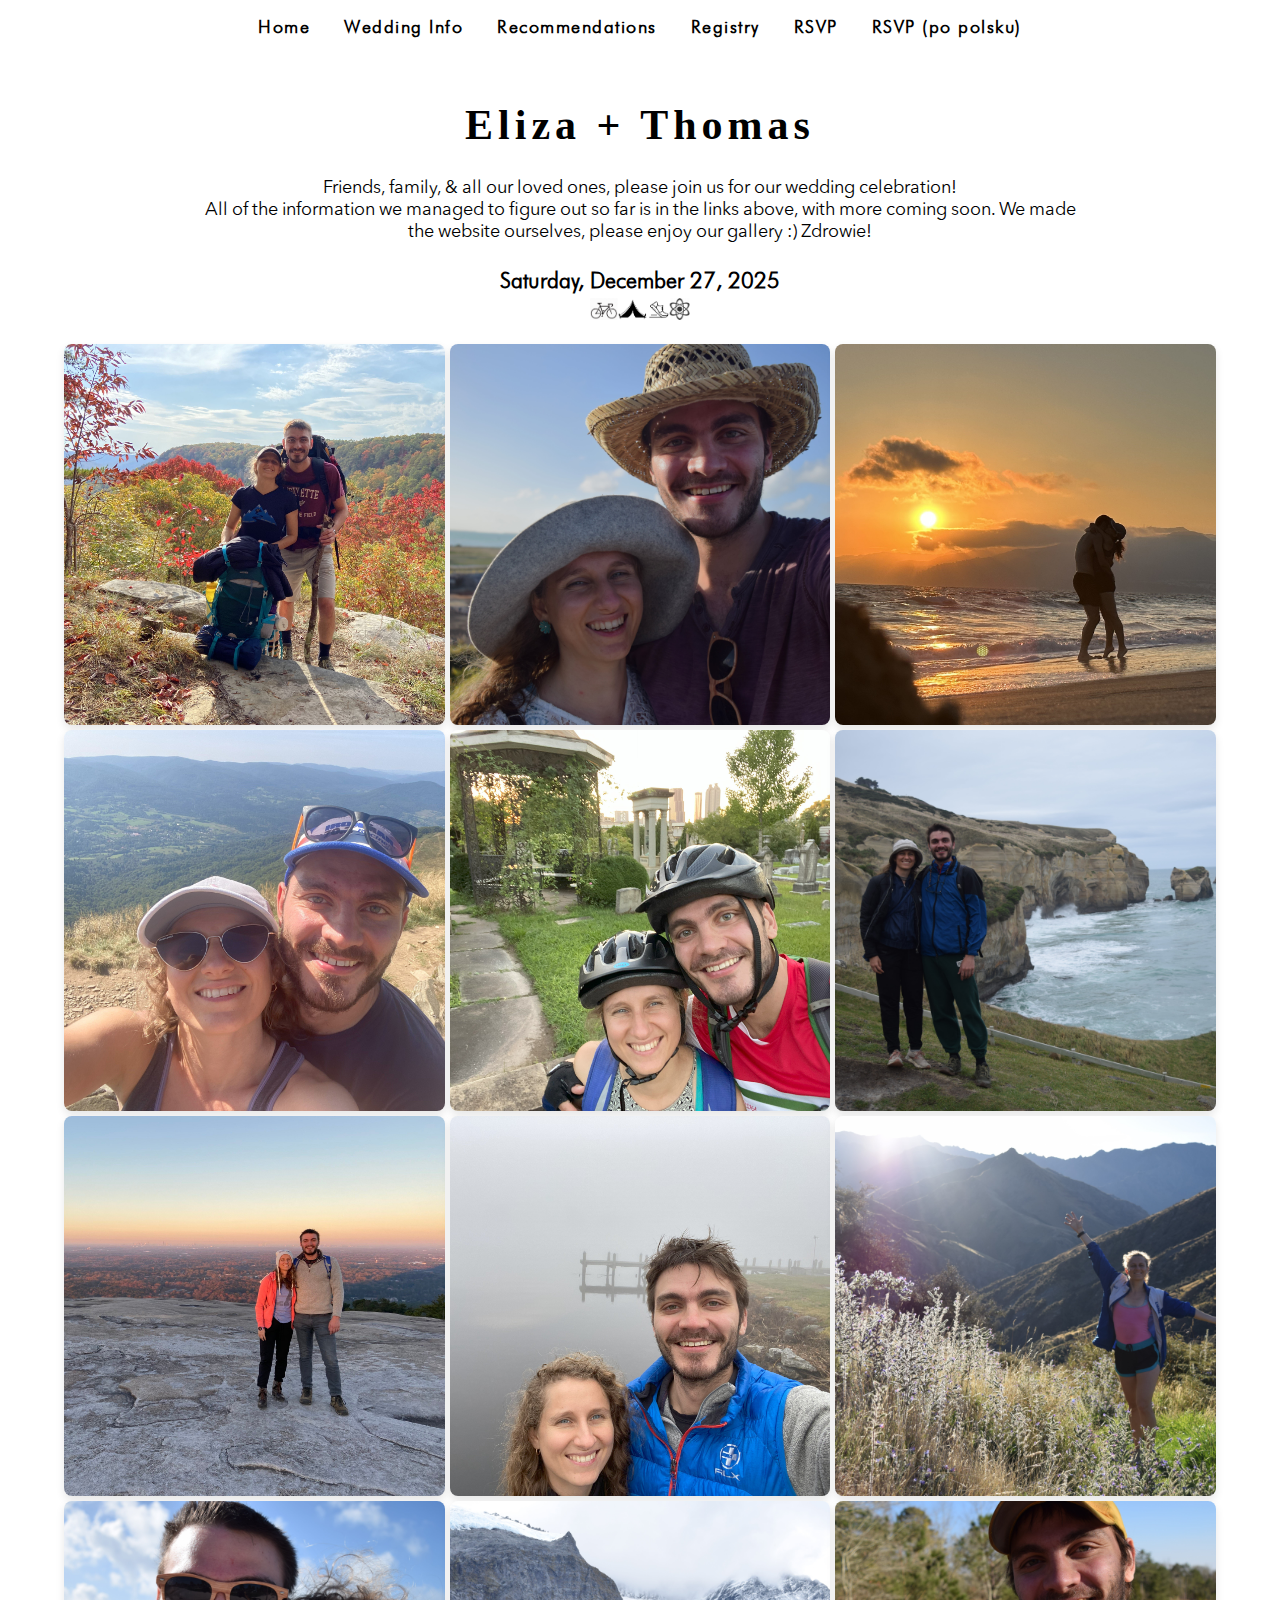
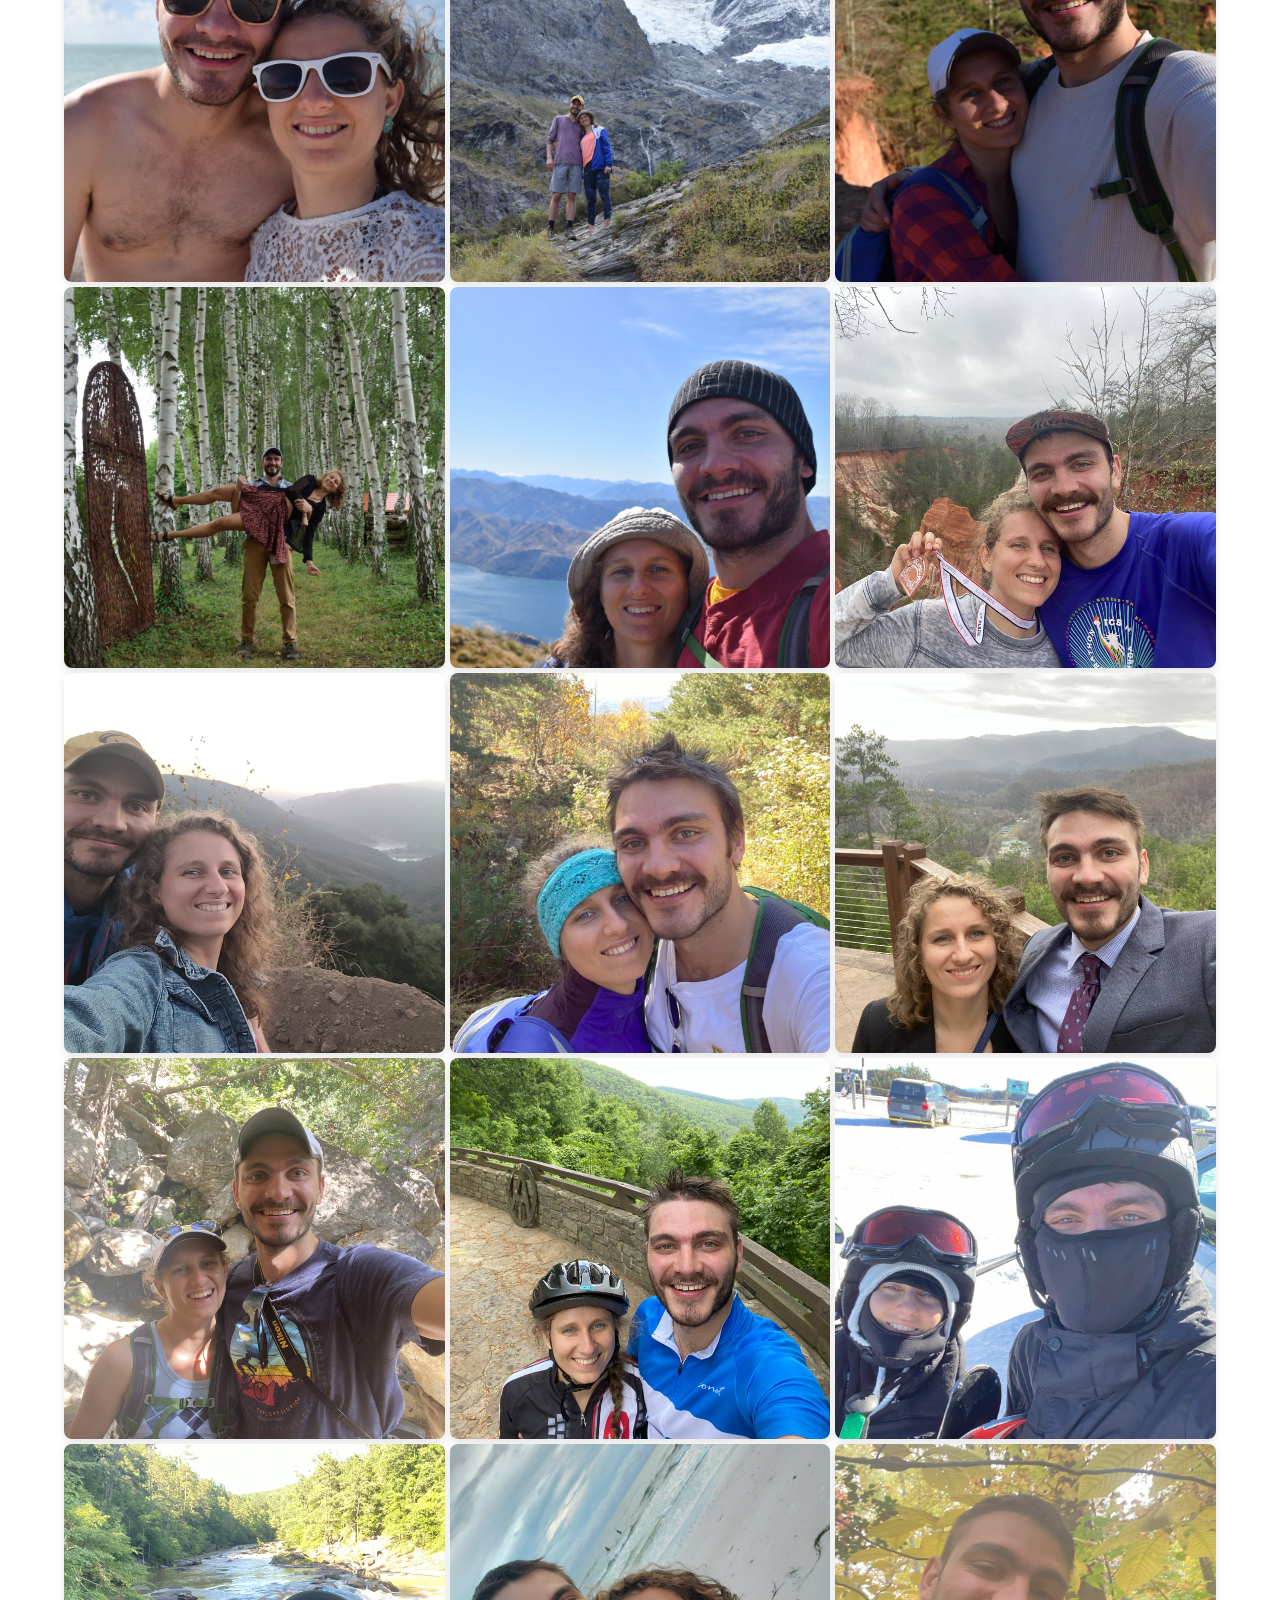
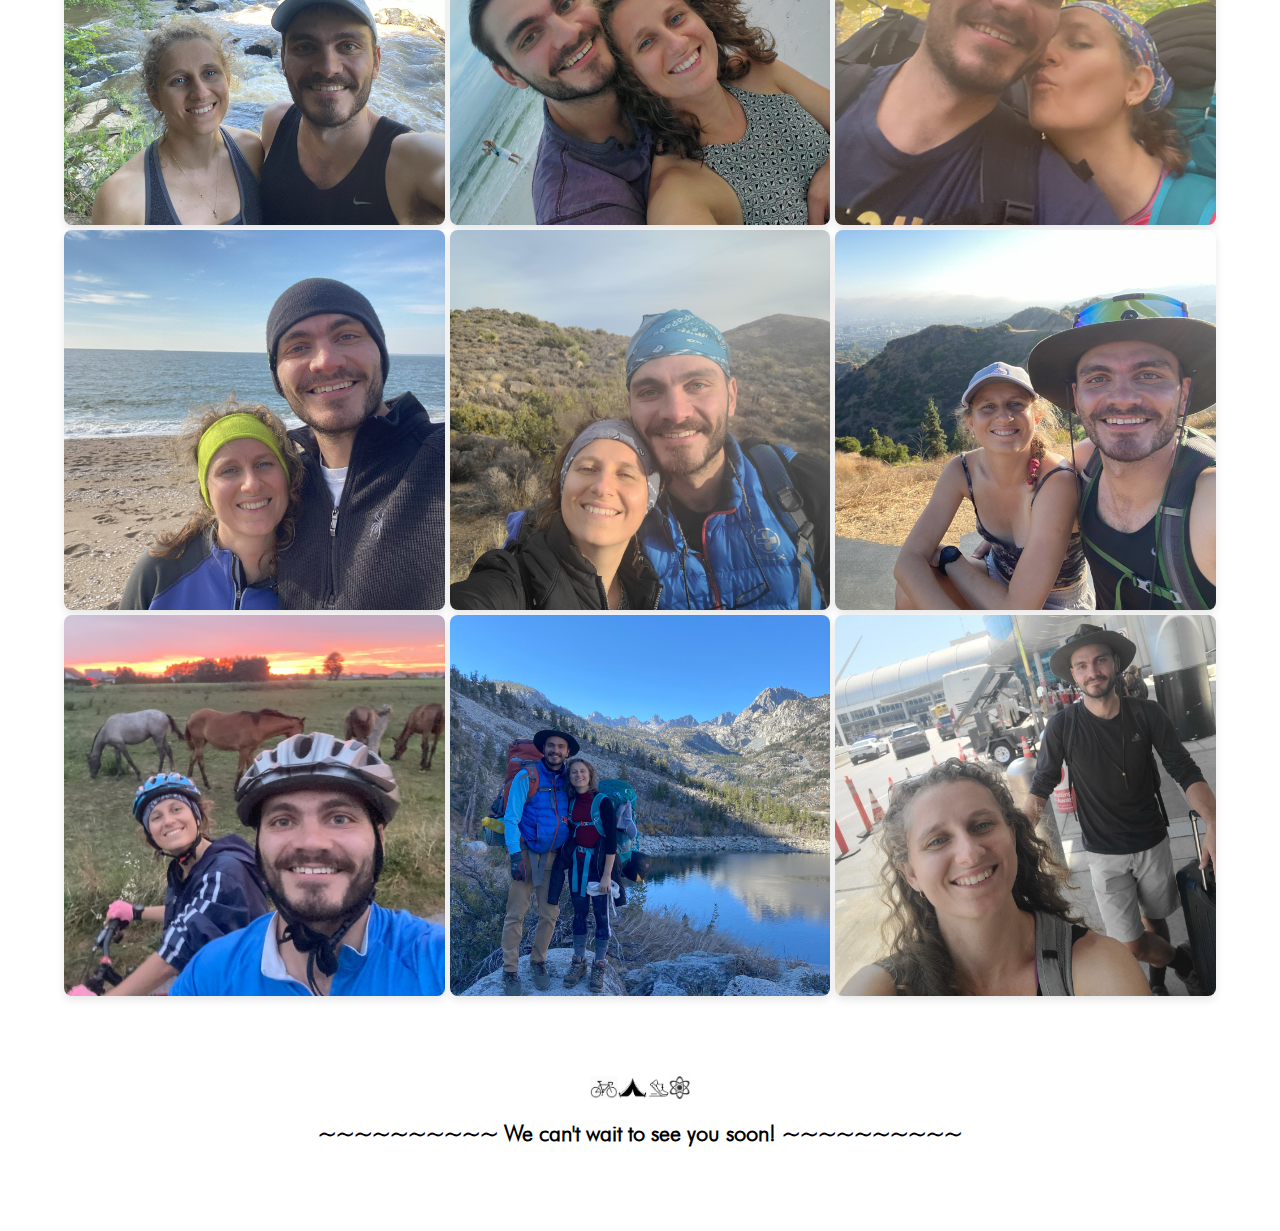
<file: index.html>
<!DOCTYPE html>
<html>
<head>
    <meta charset="UTF-8">
    <meta name="viewport" content="width=device-width, initial-scale=1.0">

    <!-- Reference CSS Style Sheet -->
    <link rel="stylesheet" href="formatting.css">

</head>

<!-- Navigation Panel -->
<header>
<nav>
    <ul>
        <li><a href="Index.html"> Home </a></li>
        <li><a href="WeddingInfo.html"> Wedding Info </a></li>
		<li><a href="Recs.html"> Recommendations </a></li>
		<li><a href="Registry.html"> Registry </a></li>
        <li><a href="RSVP.html"> RSVP </a></li>
		<li><a href="RSVP_PoPolsku.html"> RSVP (po polsku) </a></li>
    </ul>
</nav>
</header>


<body>

    <h1 style="text-align: center; padding-top: 20px; padding-bottom:0px;"> Eliza + Thomas </h1>
    
	<div class="textbox">
		<p style="margin-top: 0px; margin-bottom: 0px; padding-left: 0px; padding-right: 0px; padding-top: 0px; text-align: center; text-justify: inter-word;"> 
			Friends, family, & all our loved ones, please join us for our wedding celebration! <br>
			All of the information we managed to figure out so far is in the links above, with more coming soon. We made the website ourselves, please enjoy our gallery :) Zdrowie!
		</p>
	</div>

    <h2 style="text-align: center; padding: 5px; font-size: 22px; margin-bottom: 0px;"> Saturday, December 27, 2025 </h2>

	<div class="symbol">
		<img style="width: 100%; margin: 0px;" src="symbol2.png"> 
	</div>

    <div class="gallery">
	<!-- Images for the gallery -->
	<img src="016.jpg">
	<img src="009.jpg">
	<img src="015.jpg">
	<img src="032.jpg">
	<img src="025.jpg">
	<img src="010.jpg">
	<img src="002.jpg">
	<img src="028.jpg">
	<img src="006.jpg">
	<img src="007.jpg">
	<img src="008.jpg">
	<img src="012.jpg">
	<img src="013.jpg">
	<img src="011.jpg">
	<img src="014.jpg">
	<img src="003.jpg">
	<img src="019.jpg">
	<img src="020.jpg">
	<img src="017.jpg">
	<img src="018.jpg">
	<img src="021.jpg">
	<img src="024.jpg">
	<img src="004.jpg">
	<img src="026.jpg">
	<img src="027.jpg">
	<img src="001.jpg">
	<img src="030.jpg">
	<img src="031.jpg">
	<img src="034.jpg">
	<img src="035.jpg">
    </div>
	
	<div class="symbol">
		<img style="width: 100%; margin-top: 80px;" src="symbol2.png"> 
	</div>
	
	<div class="textbox">
		<h3> ~~~~~~~~~~ We can't wait to see you soon! ~~~~~~~~~~ </h3>
		<h3> ~~~~~~~~~~ <br> We can't wait to see you soon! <br> ~~~~~~~~~~ </h3>
	</div>
	
</body>
</html>
</file>
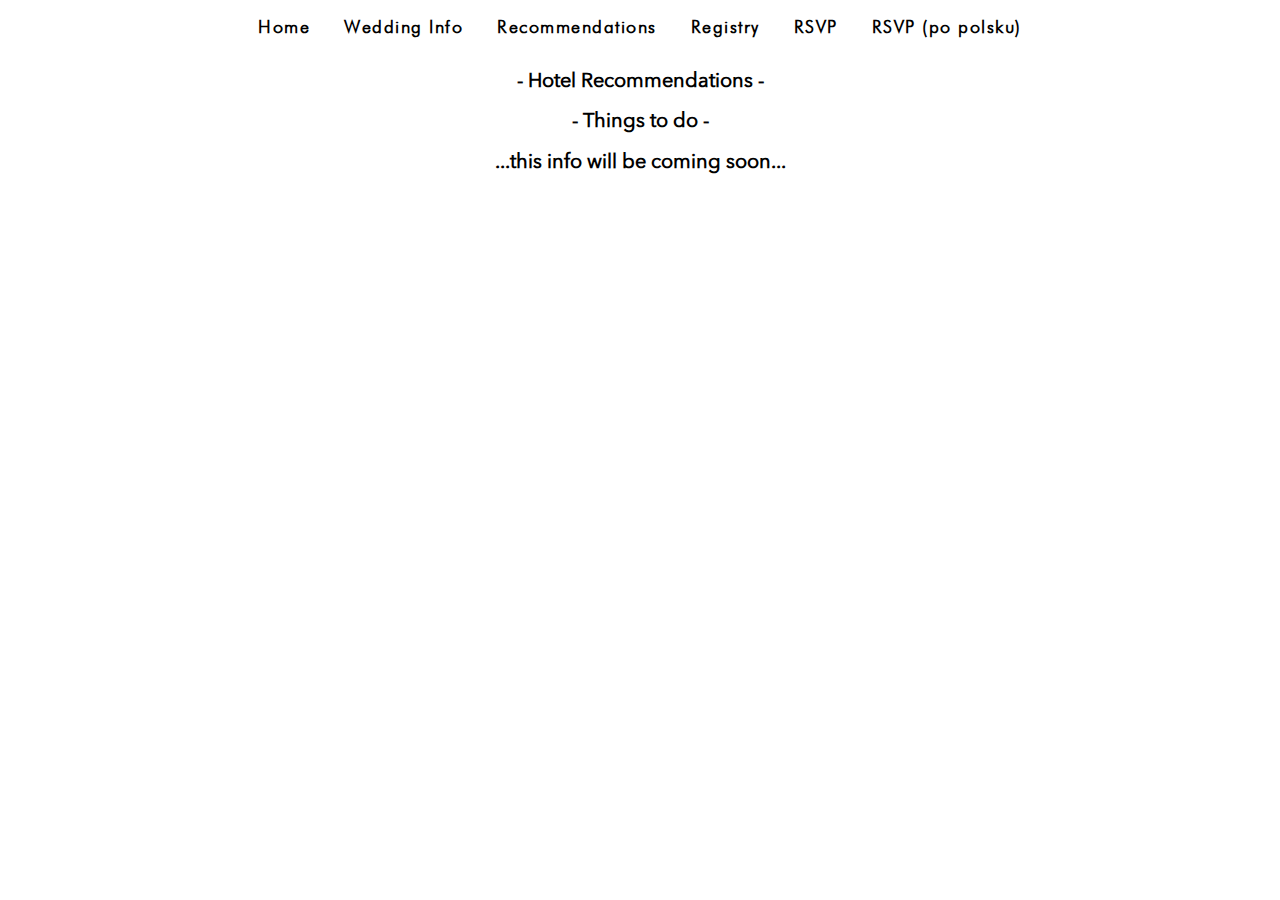
<file: Recs.html>
<!DOCTYPE html>
<html lang="en">
<head>
    
    <meta charset="UTF-8">
    <meta name="viewport" content="width=device-width, initial-scale=1.0">
    
    <!-- CSS Styling -->
    <link rel="stylesheet" href="formatting.css">
	
</head>

<!-- Navigation Panel -->
<header>
<nav>
    <ul>
        <li><a href="index.html"> Home </a></li>
        <li><a href="WeddingInfo.html"> Wedding Info </a></li>
		<li><a href="Recs.html"> Recommendations </a></li>
		<li><a href="Registry.html"> Registry </a></li>
        <li><a href="RSVP.html"> RSVP </a></li>
		<li><a href="RSVP_PoPolsku.html"> RSVP (po polsku) </a></li>
    </ul>
</nav>
</header>


<body>

<!-- Hotels -->
<h2 style="text-align: center; font-family: Avenir"> - Hotel Recommendations - </h2>
<h2 style="text-align: center; font-family: Avenir"> - Things to do - </h2>
<h2 style="text-align: center; font-family: Avenir"> ...this info will be coming soon... </h2>

</body>

</html>
</file>
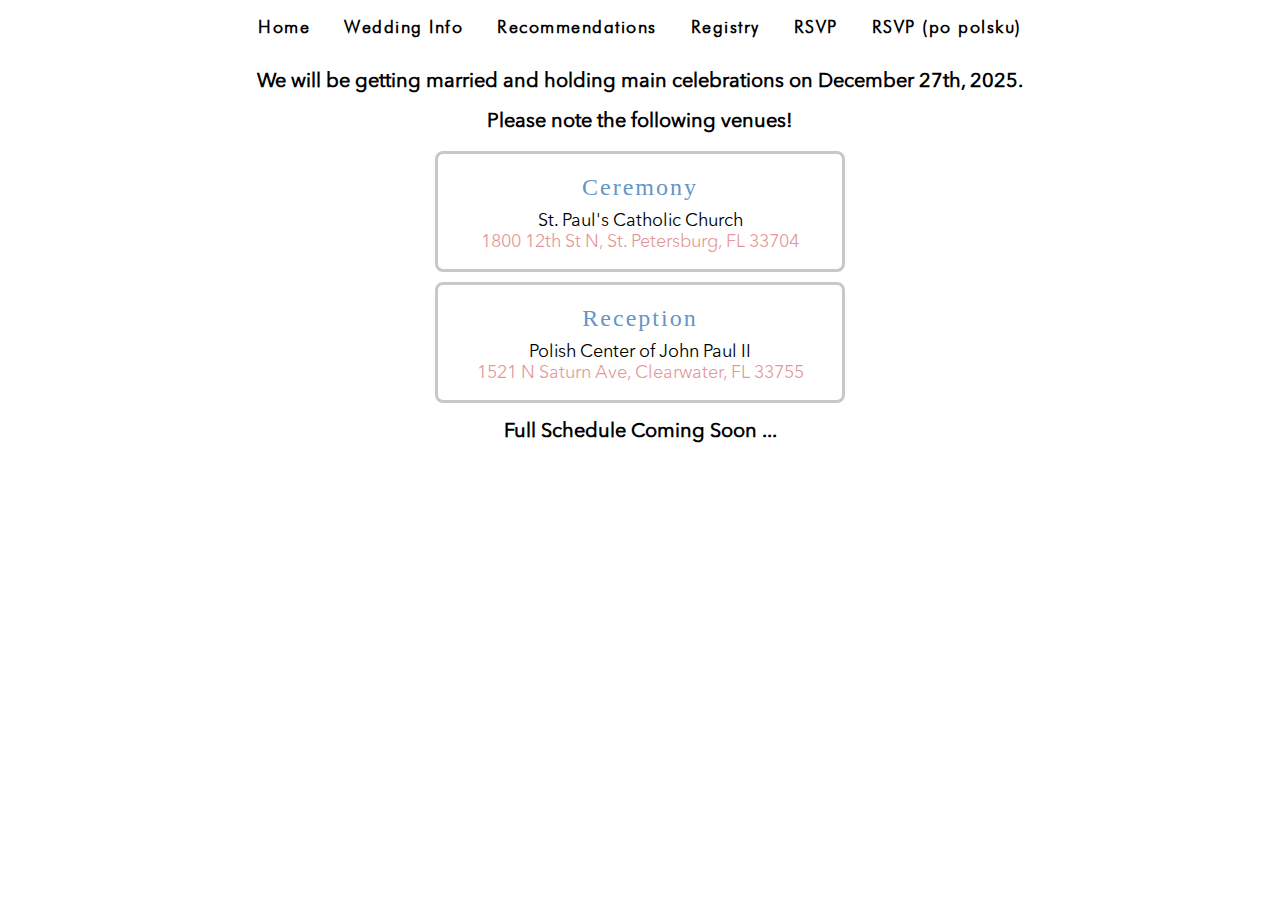
<file: WeddingInfo.html>
<!DOCTYPE html>
<html lang="en">
<head>
    
    <meta charset="UTF-8">
    <meta name="viewport" content="width=device-width, initial-scale=1.0">
    
    <!-- CSS Styling -->
    <link rel="stylesheet" href="formatting.css">
    <title>Wedding Information</title>
    
    <style>
        /* Add padding to the body content so the header does not overlap */
        .content {
            padding-top: 60px; /* Adjust based on the height of the menu bar */
        }
    </style>
</head>

<!-- Navigation Panel -->
<header>
<nav>
    <ul>
        <li><a href="index.html"> Home </a></li>
        <li><a href="WeddingInfo.html"> Wedding Info </a></li>
		<li><a href="Recs.html"> Recommendations </a></li>
		<li><a href="Registry.html"> Registry </a></li>
        <li><a href="RSVP.html"> RSVP </a></li>
		<li><a href="RSVP_PoPolsku.html"> RSVP (po polsku) </a></li>
    </ul>
</nav>
</header>


<body>
<h2 style="text-align: center; font-family: Avenir"> We will be getting married and holding main celebrations on December 27th, 2025.  </h2>
<h2 style="text-align: center; font-family: Avenir"> Please note the following venues!  </h2>
    <!-- Information boxes -->
    <div class="container">
        <!-- Ceremony Location Box -->
        <div class="info-box">
            <h2> Ceremony </h2>
            <p style="margin-top: 0px;"> St. Paul's Catholic Church </p>
            <p style="margin-top: 0px; margin-bottom: 15px;"> <a href="https://maps.app.goo.gl/3pQ7SUsh6z9rmSpT8" target="_blank"> 1800 12th St N, St. Petersburg, FL 33704 </a> </p>
			<!--<p style="margin-top: 15px;"> 2:00pm </p> -->
        </div>

        <!-- Reception Location Box -->
        <div class="info-box">
            <h2> Reception </h2>
            <p style="margin-top: 0px;"> Polish Center of John Paul II </p>
            <p style="margin-top: 0px; margin-bottom: 15px;"> <a href="https://maps.app.goo.gl/K6v3Ka8ko7u4KgC1A" target="_blank"> 1521 N Saturn Ave, Clearwater, FL 33755 </a> </p>
			<!-- <p style="margin-top: 15px;"> 4:00pm </p> -->
        </div>

    </div>
	
	<!-- Comming Soon... -->
<h2 style="text-align: center; font-family: Avenir">  Full Schedule Coming Soon ...  </h2>
</body>
</html>
</file>
<file: formatting.css>
/* Font families */
@font-face {
	font-family: "Futura";
	src: url("futura_light_bt.ttf");
}
@font-face {
	font-family: "Avenir";
	src: url("AvenirNextLTPro-Regular.otf");
}

/* Reset body and html margin */
body, html {
    margin: 0;
    padding: 0;
}

/* Body styling */
body {
    background-color: rgba(1,1,1,0);
}

/* Hyperlink Styling */
a {
	text-decoration: none;
	color: rgba(200,50,50,.5);
}

/* Setting the fonts and sizes for certain classes */
h1 {
	font-size: 42px;
	font-family: "Lucida Bright";
	letter-spacing: 5px;
}

h2 {
	font-size: 20px;
	font-family: "Futura";
}

p {
	font-size: 18px;
	font-family: "Avenir";
}

/* Header Styles */
header {
    background-color: rgba(255,255,255,0.2); /* Header background color */
    padding: 0px 0;
    text-align: center;
    top: 0; /* Ensure it sticks to the top */
    width: 100%; /* Ensure it takes up the full width */
    z-index: 10000; /* Keep it above other content */
}
header h1 {
    color: black;
    font-size: 36px;
    font-family: 'Tahoma';
}

/* Nagivation Pane Styling */
nav {
    margin-top: 0px;
    margin-bottom: 10px;
    display: flex;
    justify-content: center;
}

	nav ul {
		list-style: none;
		padding: 0;
		margin-top: 10;
		margin-bottom: 10;
	}

	nav ul li {
		display: inline-block;
		margin: 0 15px;
	}

	nav ul li a {
		font-family: 'Futura';
		font-weight: bold;
		text-decoration: none;
		color: black;
		font-size: 18px;
		letter-spacing: 1.5px;
	}

	/* Hover effect for the navigation links */
	nav ul li a:hover {
		color: rgba(155,155,155,1); /* Font turns off-white on hover */
	}

/* Ensure there is space below the navbar */
.content {
	padding-top: 60px; /* add space for the navigation bar */
}

/* Containers */
.textbox {
	margin: 0 auto; /* center the container */
	display: flex;
	flex-wrap: wrap;
	justify-content: center;
	gap: 10px;
	width: 70%;
	padding-top: 0px;
	box-sizing: border-box;
	position: relative;
	background-color: rgba(255, 255, 255, 0.2); /* Make it transparent */
	margin-bottom: 0px;
}

.textbox h3 {
	font-size: 22px;
	font-family: "Futura";
	text-align: center; 
	padding: 5px; 
	margin-top: -8px; 
	margin-bottom: 80px;
}

.textbox h3:nth-child(2) {
	display: none;
}

.container { 
	margin: 0 auto; /* center the container */
	display: flex;
	flex-wrap: wrap;
	justify-content: center;
	gap: 10px;
	width: 32%;
	padding-top: 0px;
	box-sizing: border-box;
	position: relative;
	background-color: rgba(255, 255, 255, 0.2); /* Make it transparent */
	border-radius: 10px; /* Rounded corners */
}

.rsvpcontainer { 
	margin: 0 auto; /* center the container */
	display: flex;
	flex-wrap: wrap;
	justify-content: center;
	gap: 10px;
	width: 60%;
	padding-top: 0px;
	box-sizing: border-box;
	position: relative;
	background-color: rgba(255, 255, 255, 0.2); /* Make it transparent */
	border-radius: 10px; /* Rounded corners */
}

.info-box {
	background-color: rgba(255,255,255,1);
	border: 3px solid rgba(200,200,200,1);
	border-radius: 8px;
	width: 100%;
}

.sched-box {
	background-color: rgba(255,255,255,1);
	border: 3px solid rgba(200,200,200,1);
	border-radius: 8px;
	padding: 20px;
	width: 100%;
}

/* Styling For Info Boxes */
.info-box h2 {
	color: rgba(100,150,200); /* Change header color */
	font-size: 24px; /* Change header size */
	font-family: "Lucida Bright"; /* Change font family */
	font-weight: normal;
	letter-spacing: 2px;
	text-align: center; /* Center the header */
	margin-bottom: 10px;
}
.sched-box h2 {
	color: rgba(100,150,200); /* Change header color */
	font-size: 24px; /* Change header size */
	font-family: "Lucida Bright"; /* Change font family */
	font-weight: normal; /* Make the header bold */
	letter-spacing: 2px;
	text-align: center; /* Center the header */
	margin-bottom: 10px;
}

/* Info boxes Paragraph Styling */
.info-box p {
	font-size: 18px; /* Change paragraph size */
	color: rgba(0,0,0,1); /* Change paragraph text color */
	line-height: 1.2; /* Increase line height for better readability */
	font-family: 'Avenir'; /* Change font family for paragraphs */
	text-align: center; /* Align text to the left */
	margin-bottom: 0px; /* Add space below paragraphs */
}

.info-box .title {
	font-weight: bold;
	color: rgba(0,0,0,1); /* Change title text color */
	font-size: 18px; /* Change title text size */
}

.sched-box ul {
	padding-left: 0;
	list-style-position: outside;
	list-style-type: none;
	font-size: 18px; 
	color: rgba(0,0,0,1); 
	line-height: 1.5; 
	font-family: 'Avenir'; 
	text-align: center; 
	margin-bottom: 0px;
}

/* Gallery */
.gallery {
    display: grid;
    grid-template-columns: repeat(3, 1fr); 	/* 3 equal columns */
    gap: 5px; 								/* Space between images */
    padding: 0px;							/* Padding on the outside */
    max-width: 90%; 						/* Make gallery span most of the viewport width */
    margin: 0 auto; 						/* Center the gallery */
}

/* Image styling */
.gallery img {
    width: 100%;
    height: auto;
    border-radius: 8px;
    box-shadow: 0 4px 8px rgba(0, 0, 0, 0.1);
    transition: transform 0.3s ease;
}

/* Symbol class */
.symbol {
	margin: 0 auto;
	margin-top: 0px;
	margin-bottom: 20px;
	width: 100px;
	padding: 0px;
	/* border: 3px solid black; */
}

/* Hover effect on images */
.gallery img:hover {
   transform: scale(1.15);
}

/* Responsive design of the image gallery */
@media (max-width: 768px) {
    .gallery {
       grid-template-columns: repeat(2, 1fr); /* 2 columns on smaller screens */
    }
}
@media (max-width: 480px) {
    .gallery {
        grid-template-columns: 1fr; /* 1 column on very small screens */
    }
}
 
/* Responsive design of the paragraphs in the main pages: */
@media (max-width: 900px) {
	.textbox {
		width: 90%;
	}
	.container {
		width: 50%;
	}
}

/* Responsive if-else statement based on screen size for what the thank you message looks like: */
@media (max-width: 970px) {
	.textbox h3:nth-child(1) {
		display: none;
	}
	.textbox h3:nth-child(2) {
		display: block;
	}
}

/* Image captions */
.caption {
	visibility: hidden;
}
.caption:target {
	visibility: visible;
}

/* Recommendation container */
.rec-container {
	margin: 0 auto; /* center the container */
	display: flex;
	flex-wrap: wrap;
	justify-content: center;
	gap: 10px;
	width: 60%;
	padding-top: 0px;
	padding-bottom: 0px;
	margin-top: 3px;
	margin-bottom: 3px;
	box-sizing: border-box;
	position: relative;
	background-color: rgba(255, 255, 255, 1); /* Make it transparent */
	border: 3px solid black;
	border-radius: 10px; /* Rounded corners */
}
.rec-box {
	background-color: rgba(255,255,255,1);
	display: inline-block;
	width: 40%;
	vertical-align: top;
}
.rec-box img {
	width: 100%;
    height: auto;
    border-radius: 8px;
    box-shadow: 0 4px 8px rgba(0, 0, 0, 0.1);
    transition: transform 0.3s ease;
}
</file>
